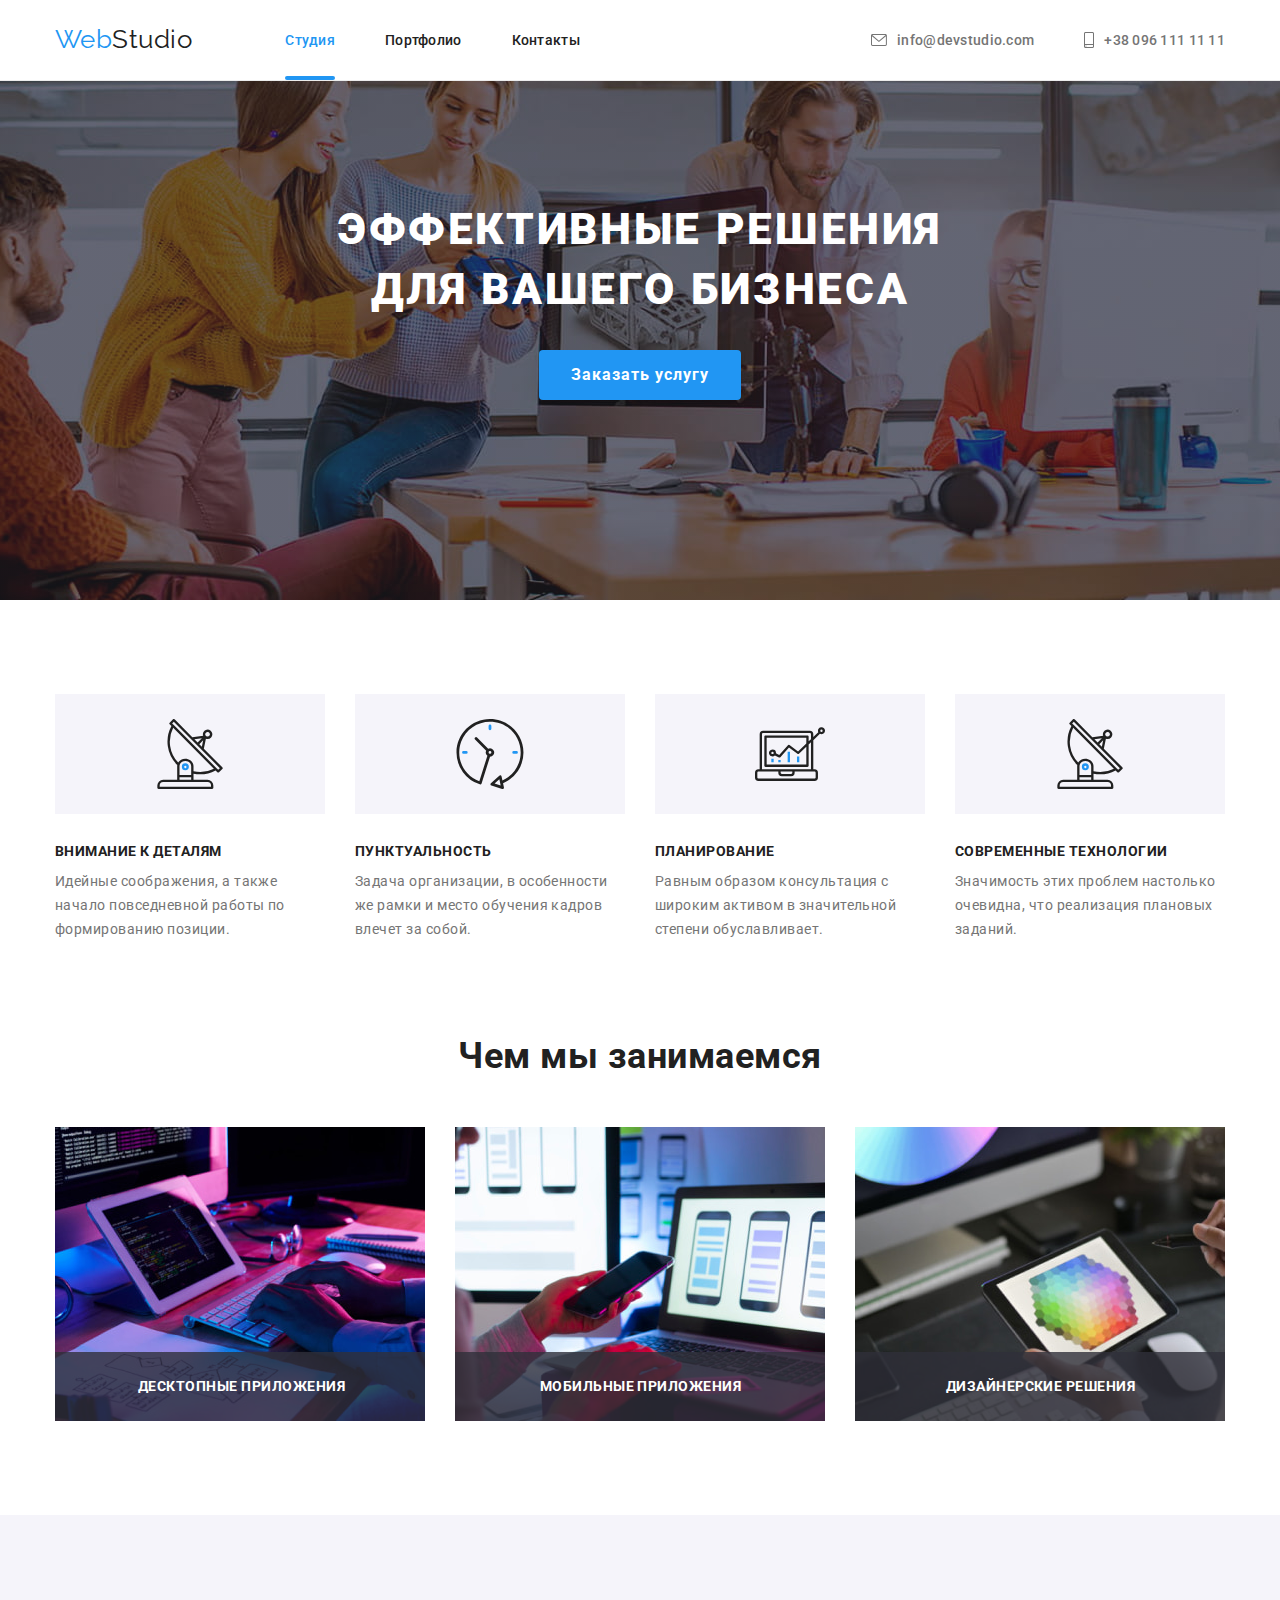
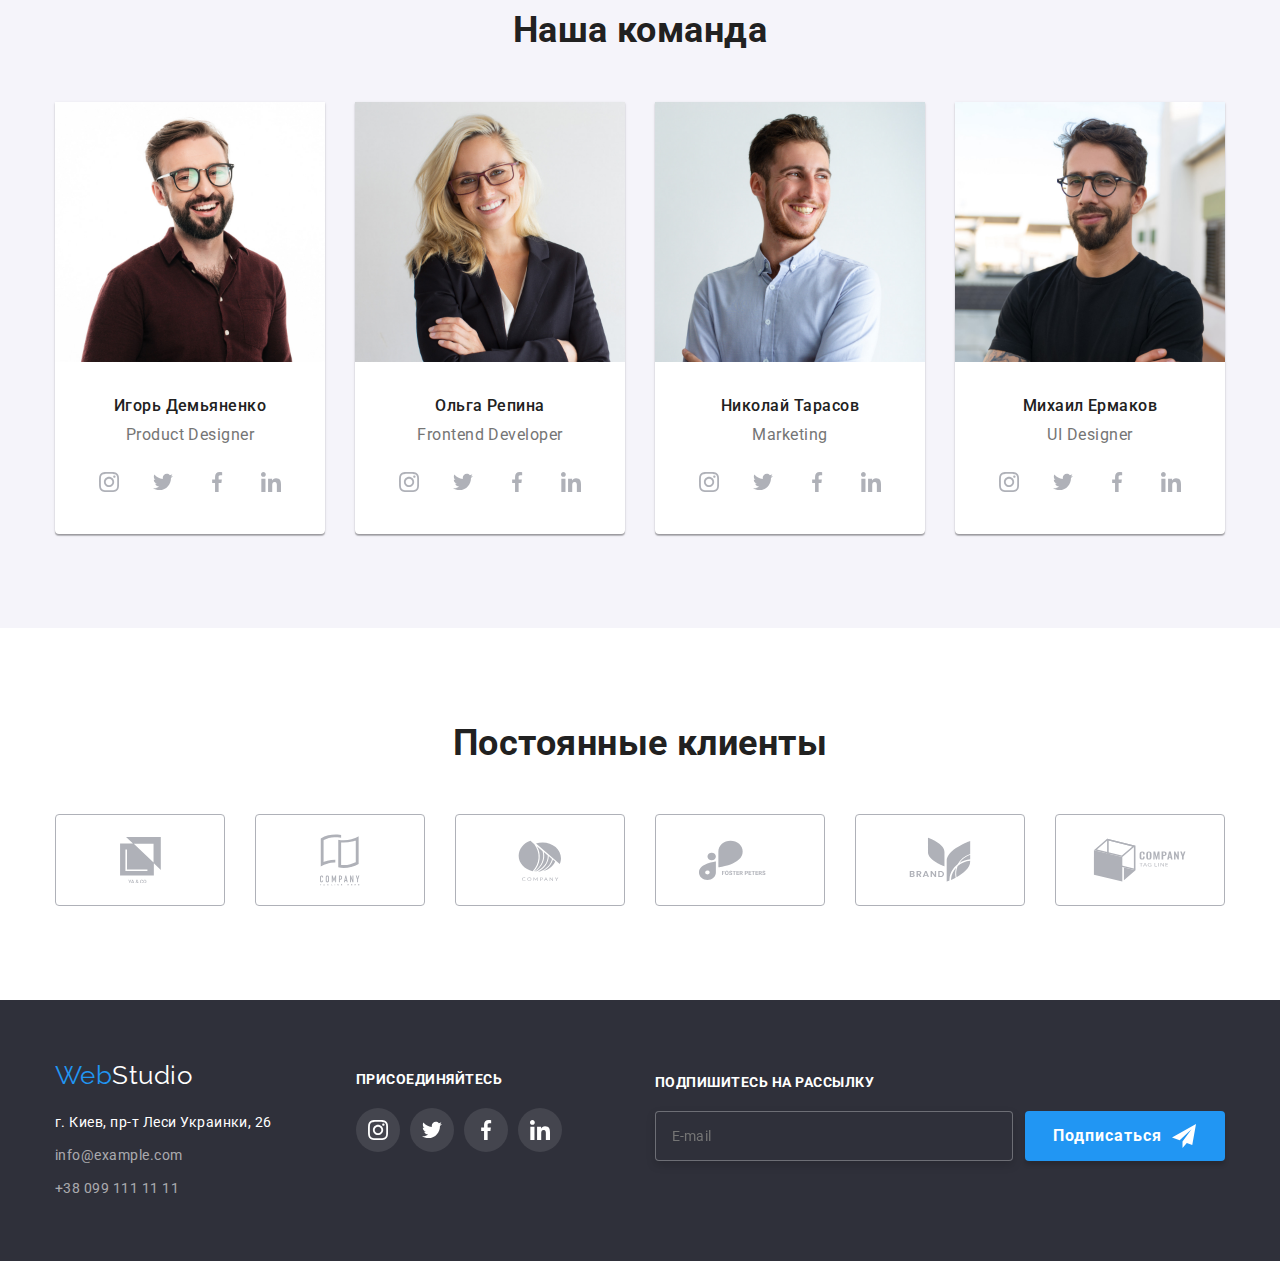
<file: index.html>
<!DOCTYPE html>
<html lang="ru">
  <head>
    <meta charset="UTF-8" />
    <meta http-equiv="X-UA-Compatible" content="IE=edge" />
    <meta name="viewport" content="width=device-width, initial-scale=1.0" />
    <title>Document</title>
    <link rel="preconnect" href="https://fonts.googleapis.com" />
    <link rel="preconnect" href="https://fonts.gstatic.com" crossorigin />
    <link
      href="https://fonts.googleapis.com/css2?family=Raleway:wght@700&family=Roboto:wght@400;500;700;900&display=swap"
      rel="stylesheet"
    />
    <link
      rel="stylesheet"
      href="https://cdnjs.cloudflare.com/ajax/libs/modern-normalize/1.1.0/modern-normalize.min.css"
    />
    <link rel="stylesheet" href="./css/main.min.css" />
  </head>
  <body class="page">
    <!--Шапка сайта-->

    <header class="page-header">
      <div class="container container__nav">
        <nav class="main-nav">
          <a href="./index.html" lang="en" class="logo page-header__logo"
            ><span class="logo__accent">Web</span>Studio</a
          >
          <ul class="site-nav">
            <li class="site-nav__item">
              <a href="./index.html" class="site-nav__link site-nav__link--active">Студия</a>
            </li>
            <li class="site-nav__item">
              <a href="./portfolio.html" class="site-nav__link">Портфолио</a>
            </li>
            <li class="site-nav__item"><a href="" class="site-nav__link">Контакты</a></li>
          </ul>
        </nav>
        <ul class="auth-nav">
          <li class="auth-nav__item">
            <a href="mailto:info@devstudio.com" class="auth-nav__link">
              <svg class="auth-nav__icon" width="16px" height="12px">
                <use href="./images/icons.svg#icon-envelope"></use></svg>
                info@devstudio.com</a>
          </li>
          <li class="auth-nav__item">
            <a href="tel:+380961111111" class="auth-nav__link">
              <svg class="auth-nav__icon" width="10px" height="16px">
                <use href="./images/icons.svg#icon-smartphone"></use></svg>
                +38 096 111 11 11</a>
          </li>
        </ul>
      </div>
    </header>
    <main>
      <!--Секция заказать услугу-->
      <section class="hero">
        <div class="container">
          <h1 class="hero__title">
            Эффективные решения <br />
            для вашего бизнеса
          </h1>
          <button data-modal-open type="button" class="hero__button">
            Заказать услугу
          </button>
        </div>
        <div class="backdrop backdrop--hidden" data-modal>
          <div class="modal">
            <button data-modal-close type="button" class="modal__button">
              <svg class="modal__icon">
                <use href="./images/vector.svg#icon-Vector"></use>
              </svg>
            </button>
            <form class="form js-speaker-form">
              <b class="form__title">Оставьте свои данные, мы вам перезвоним</b>
              <label class="form__field">
                <span class="form__lable">Имя</span>
                <input class="form__input" type="text" name="name" />
                <svg class="form__icon" width="12px" height="12px">
                  <use href="./images/icon-forms.svg#icon-name"></use>
                </svg>
              </label>
              <label class="form__field">
                <span class="form__lable">Телефон</span>
                <input class="form__input" type="tel" name="tel" />
                <svg class="form__icon" width="13px" height="13px">
                  <use href="./images/icon-forms.svg#icon-phone"></use>
                </svg>
              </label>
              <label class="form__field">
                <span class="form__lable">Почта</span>
                <input class="form__input" type="email" name="mail" />
                <svg class="form__icon" width="15px" height="12px">
                  <use href="./images/icon-forms.svg#icon-mail"></use>
                </svg>
              </label>
              <label class="form__comments">
                <span class="form__lable">Комментарий</span>
                <textarea
                  class="form__textarea"
                  name="comment"
                  placeholder="Введите текст"
                ></textarea>
              </label>
              <label class="agreement">
                <input
                  class="agreement__input"
                  type="checkbox"
                  name="agree"
                />
                <svg class="agreement__icon" width="15px" height="15px">
                  <use href="./images/icon-forms.svg#icon-agree"></use>
                </svg>
                <span class="agreement__label"
                  >Соглашаюсь с рассылкой и принимаю <a href="" class="agreement__link">Условия договора</a></span>
              </label>
              <button class="form__button" type="submit">Отправить</button>
            </form>
          </div>

          <!-- <div role="group" class="group">
            <input type="checkbox" name="topic" value="html" id="html"/>
            <label for="html">HTML</label>

            <input type="checkbox" name="topic" value="css" id="css"/>
            <label for="css">CSS</label>

            <input type="checkbox" name="topic" value="js" id="js">
            <label for="js">JS</label>
          </div>

          <div role="group">
          <input type="radio" name="grade" value="junior" id="junior">
          <label for="junior">Junior</label>

          <input type="radio" name="grade" value="middle" id="middle">
          <label for="middle">Middle</label>

          <input type="radio" name="grade" value="senior" id="senior">
          <label for="senior">Senior</label>
        </div>

        <label for="pdf">Загрузить файл</label>
        <input type="file" name="pdf" id="pdf"> -->
        </div>
      </section>
      <!--Секция наши преимущества-->
      <section class="section section-features">
        <div class="container">
          <h2 class="section-features__title">Наши преимущества</h2>
          <ul class="features">
            <li class="features__item icon-dish">
              <h3 class="features__title">Внимание к деталям</h3>
              <p class="features__text">
                Идейные соображения, а также начало повседневной работы по
                формированию позиции.
              </p>
            </li>
            <li class="features__item features__item--icon-clock">
              <h3 class="features__title">Пунктуальность</h3>
              <p class="features__text">
                Задача организации, в особенности же рамки и место обучения
                кадров влечет за собой.
              </p>
            </li>
            <li class="features__item features__item--icon-diagram">
              <h3 class="features__title">Планирование</h3>
              <p class="features__text">
                Равным образом консультация с широким активом в значительной
                степени обуславливает.
              </p>
            </li>
            <li class="features__item features__item--icon-astronaut">
              <h3 class="features__title">Современные технологии</h3>
              <p class="features__text">
                Значимость этих проблем настолько очевидна, что реализация
                плановых заданий.
              </p>
            </li>
          </ul>
        </div>
      </section>
      <!--Секция чем мы занимаемся-->
      <section class="section">
        <div class="container">
          <h2 class="section__title">Чем мы занимаемся</h2>
          <ul class="work">
            <li class="work__item">
              <h3 class="work__title">Десктопные приложения</h3>
              <img
                class="work__image"
                src="./images/img11.jpg"
                alt="пальцы рук печатают на клавиатуре"
                width="370"
                height="294"
              />
            </li>
            <li class="work__item">
              <p class="work__title">Мобильные приложения</p>
              <img
                class="work__image"
                src="./images/img12.jpg"
                alt="в левой руке телефон, пальцами правой руки водит по тачпаду макбука"
                width="370"
                height="294"
              />
            </li>
            <li class="work__item">
              <h3 class="work__title">Дизайнерские решения</h3>
              <img
                class="work__image"
                src="./images/img13.jpg"
                alt="в левой руке планшет, на экране которого электронная цветовая палитра"
                width="370"
                height="294"
              />
            </li>
          </ul>
        </div>
      </section>
      <!--Секция наша команда-->
      <section class="section section__team">
        <div class="container">
          <h2 class="section__title">Наша команда</h2>
          <ul class="team-card">
            <li class="team-card__item">
              <img
                class="team-card__image"
                src="./images/igor.jpg"
                alt="улыбающийся молодой русый мужчина с бородой в очках"
                width="270"
                height="260"
              />
              <div class="team-card__description">
                <h3 class="team-card__title">Игорь Демьяненко</h3>
                <p class="team-card__position">Product Designer</p>
                <ul class="social">
                  <li class="social__item">
                    <a class="social__link" href="">
                      <svg class="social__icon">
                        <use href="./images/icons.svg#icon-instagram"></use>
                      </svg>
                    </a>
                  </li>
                  <li class="social__item">
                    <a class="social__link" href="">
                      <svg class="social__icon">
                        <use href="./images/icons.svg#icon-twitter"></use>
                      </svg>
                    </a>
                  </li>
                  <li class="social__item">
                    <a class="social__link" href="">
                      <svg class="social__icon">
                        <use href="./images/icons.svg#icon-facebook"></use>
                      </svg>
                    </a>
                  </li>
                  <li class="social__item">
                    <a class="social__link" href="">
                      <svg class="social__icon">
                        <use href="./images/icons.svg#icon-linkedin"></use>
                      </svg>
                    </a>
                  </li>
                </ul>
              </div>
            </li>
            <li class="team-card__item">
              <img
                class="team-card__image"
                src="./images/olya.jpg"
                alt="улыбающаяся молодая девушка блондинка в очках с веснушками"
                width="270"
                height="260"
              />
              <div class="team-card__description">
                <h3 class="team-card__title">Ольга Репина</h3>
                <p class="team-card__position">Frontend Developer</p>
                <ul class="social">
                  <li class="social__item">
                    <a class="social__link" href="">
                      <svg class="social__icon">
                        <use href="./images/icons.svg#icon-instagram"></use>
                      </svg>
                    </a>
                  </li>
                  <li class="social__item">
                    <a class="social__link" href="">
                      <svg class="social__icon">
                        <use href="./images/icons.svg#icon-twitter"></use>
                      </svg>
                    </a>
                  </li>
                  <li class="social__item">
                    <a class="social__link" href="">
                      <svg class="social__icon">
                        <use href="./images/icons.svg#icon-facebook"></use>
                      </svg>
                    </a>
                  </li>
                  <li class="social__item">
                    <a class="social__link" href="">
                      <svg class="social__icon">
                        <use href="./images/icons.svg#icon-linkedin"></use>
                      </svg>
                    </a>
                  </li>
                </ul>
              </div>
            </li>
            <li class="team-card__item">
              <img
                class="team-card__image"
                src="./images/kolya.jpg"
                alt="улыбающийся молодой рыжий мужчина с бородкой"
                width="270"
                height="260"
              />
              <div class="team-card__description">
                <h3 class="team-card__title">Николай Тарасов</h3>
                <p class="team-card__position">Marketing</p>
                <ul class="social">
                  <li class="social__item">
                    <a class="social__link" href="">
                      <svg class="social__icon">
                        <use href="./images/icons.svg#icon-instagram"></use>
                      </svg>
                    </a>
                  </li>
                  <li class="social__item">
                    <a class="social__link" href="">
                      <svg class="social__icon">
                        <use href="./images/icons.svg#icon-twitter"></use>
                      </svg>
                    </a>
                  </li>
                  <li class="social__item">
                    <a class="social__link" href="">
                      <svg class="social__icon">
                        <use href="./images/icons.svg#icon-facebook"></use>
                      </svg>
                    </a>
                  </li>
                  <li class="social__item">
                    <a class="social__link" href="">
                      <svg class="social__icon">
                        <use href="./images/icons.svg#icon-linkedin"></use>
                      </svg>
                    </a>
                  </li>
                </ul>
              </div>
            </li>
            <li class="team-card__item">
              <img
                class="team-card__image"
                src="./images/misha.jpg"
                alt="молодой мужчина брюнет в очках"
                width="270"
                height="260"
              />
              <div class="team-card__description">
                <h3 class="team-card__title">Михаил Ермаков</h3>
                <p class="team-card__position">UI Designer</p>
                <ul class="social">
                  <li class="social__item">
                    <a class="social__link" href="">
                      <svg class="social__icon">
                        <use href="./images/icons.svg#icon-instagram"></use>
                      </svg>
                    </a>
                  </li>
                  <li class="social__item">
                    <a class="social__link" href="">
                      <svg class="social__icon">
                        <use href="./images/icons.svg#icon-twitter"></use>
                      </svg>
                    </a>
                  </li>
                  <li class="social__item">
                    <a class="social__link" href="">
                      <svg class="social__icon">
                        <use href="./images/icons.svg#icon-facebook"></use>
                      </svg>
                    </a>
                  </li>
                  <li class="social__item">
                    <a class="social__link" href="">
                      <svg class="social__icon">
                        <use href="./images/icons.svg#icon-linkedin"></use>
                      </svg>
                    </a>
                  </li>
                </ul>
              </div>
            </li>
          </ul>
        </div>
      </section>
      <!-- Секция Постоянные клиенты -->
      <section class="section">
        <div class="container">
          <h2 class="section__title">Постоянные клиенты</h2>
          <ul class="clients">
            <li class="clients__item">
              <a class="clients__link" href="">
                <svg class="clients__icon" width="41px" height="46.7px">
                  <use href="./images/icons.svg#icon-yaco"></use>
                </svg>
              </a>
            </li>
            <li class="clients__item">
              <a class="clients__link" href="">
                <svg class="clients__icon" width="40px" height="52px">
                  <use href="./images/icons.svg#icon-company"></use>
                </svg>
              </a>
            </li>
            <li class="clients__item">
              <a class="clients__link" href="">
                <svg class="clients__icon" width="43.46px" height="41.18px">
                  <use href="./images/icons.svg#icon-company2"></use>
                </svg>
              </a>
            </li>
            <li class="clients__item">
              <a class="clients__link" href="">
                <svg class="clients__icon" width="84.44px" height="40.62px">
                  <use href="./images/icons.svg#icon-foster"></use>
                </svg>
              </a>
            </li>
            <li class="clients__item">
              <a class="clients__link" href="">
                <svg class="clients__icon" width="62.54px" height="45.43px">
                  <use href="./images/icons.svg#icon-brand"></use>
                </svg>
              </a>
            </li>
            <li class="clients__item">
              <a class="clients__link" href="">
                <svg class="clients__icon" width="93.79px" height="43.93px">
                  <use href="./images/icons.svg#icon-tagline"></use>
                </svg>
              </a>
            </li>
          </ul>
        </div>
      </section>
    </main>
    <!--Футер-->
    <footer class="footer">
      <div class="container">
        <div class="footer__info">
          <div class="footer__contacts">
            <a href="./index.html" lang="en" class="logo footer__logo"
              ><span class="logo__accent">Web</span>Studio</a
            >
            <address class="footer-adress">
              <span class="footer-adress__postal">г. Киев, пр-т Леси Украинки, 26</span>
              <a href="mailto:info@example.com" class="footer-adress__email"
                >info@example.com</a
              >
              <a href="tel:+380991111111" class="footer-adress__tel">+38 099 111 11 11</a>
            </address>
          </div>
          <div class="footer-media">
            <b class="footer-media__title">Присоединяйтесь</b>
            <ul class="social footer-social">
              <li class="social__item footer-social__item">
                <a class="social__link footer-social__link" href="">
                  <svg class="social__icon footer-social__icon">
                    <use href="./images/icons.svg#icon-instagram"></use>
                  </svg>
                </a>
              </li>
              <li class="social__item footer-social__item">
                <a class="social__link footer-social__link" href="">
                  <svg class="social__icon footer-social__icon">
                    <use href="./images/icons.svg#icon-twitter"></use>
                  </svg>
                </a>
              </li>
              <li class="social__item footer-social__item">
                <a class="social__link footer-social__link" href="">
                  <svg class="social__icon footer-social__icon">
                    <use href="./images/icons.svg#icon-facebook"></use>
                  </svg>
                </a>
              </li>
              <li class="social__item footer-social__item">
                <a class="social__link footer-social__link footer-social__link--append" href="">
                  <svg class="social__icon footer-social__icon">
                    <use href="./images/icons.svg#icon-linkedin"></use>
                  </svg>
                </a>
              </li>
            </ul>
          </div>
          <form class="footer-form">
            <label class="footer-form__block">
              <b class="footer-form__caption">Подпишитесь на рассылку</b>
              <input
                class="footer-form__input"
                type="email"
                name="mail"
                id="mail"
                placeholder="E-mail"
              />
            </label>
            <button class="footer-form__button" type="submit">Подписаться
              <svg class="footer-form__icon" width="24px" height="24px">
                <use href="./images/icon-forms.svg#icon-icon-send"></use>
              </svg>
            </button>
          </form>
        </div>
      </div>
    </footer>
    <script src="./js/modal.js"></script>
    <script>
      (() => {
        document
          .querySelector('.js-speaker-form')
          .addEventListener('submit', e => {
            e.preventDefault();

            new FormData(e.currentTarget).forEach((value, name) =>
              console.log(`${name}: ${value}`),
            );

            e.currentTarget.reset(); 
          });
      })();
    </script>
  </body>
</html>
</file>
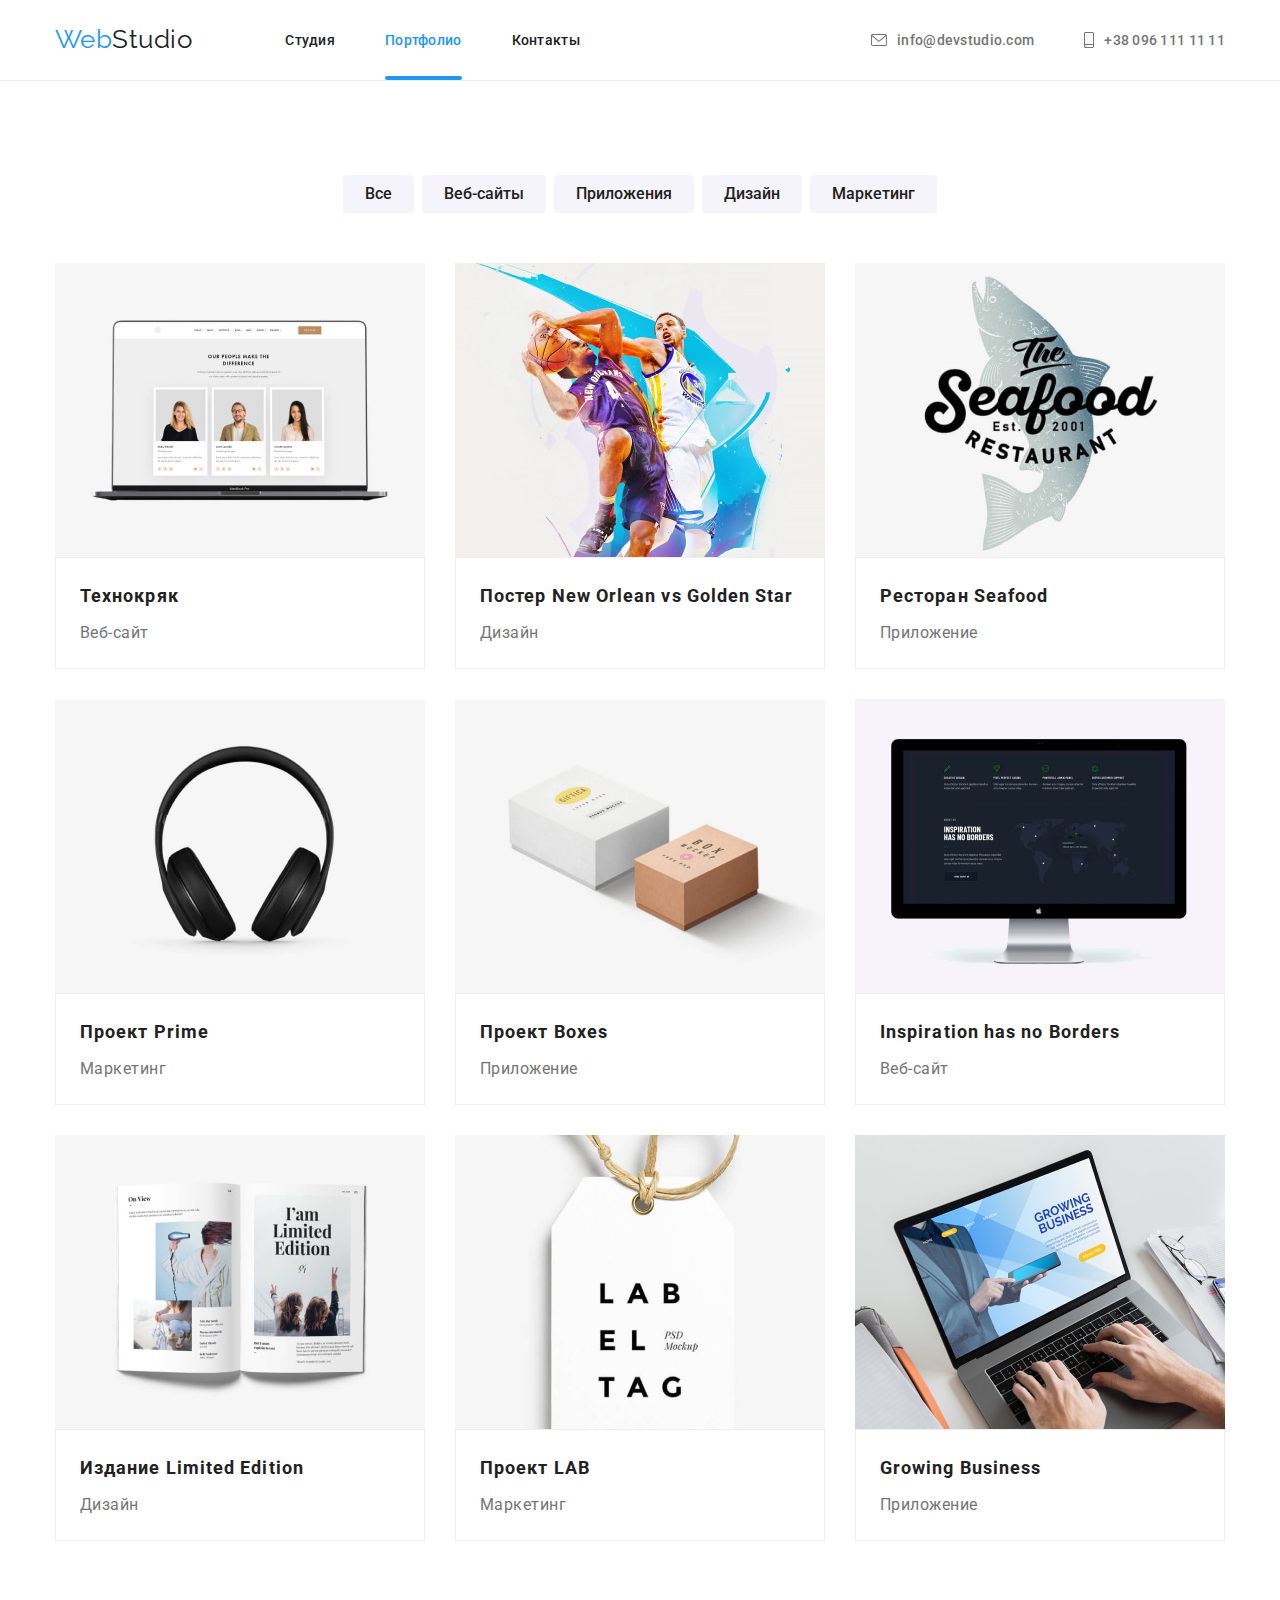
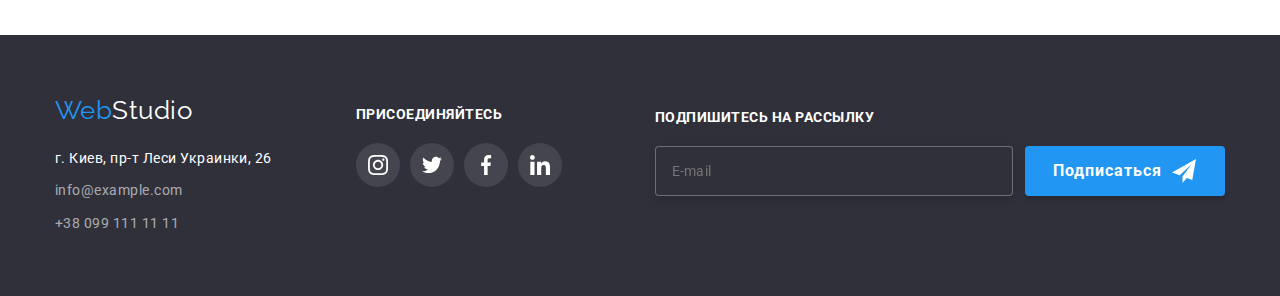
<file: portfolio.html>
<!DOCTYPE html>
<html lang="en">
  <head>
    <meta charset="UTF-8" />
    <meta http-equiv="X-UA-Compatible" content="IE=edge" />
    <meta name="viewport" content="width=device-width, initial-scale=1.0" />
    <title>Document</title>
    <link rel="preconnect" href="https://fonts.googleapis.com" />
    <link rel="preconnect" href="https://fonts.gstatic.com" crossorigin />
    <link
      href="https://fonts.googleapis.com/css2?family=Raleway:wght@700&family=Roboto:wght@400;500;700;900&display=swap"
      rel="stylesheet"
    />
    <link
      rel="stylesheet"
      href="https://cdnjs.cloudflare.com/ajax/libs/modern-normalize/1.1.0/modern-normalize.min.css"
    />
    <link rel="stylesheet" href="./css/portfolio.min.css">
  </head>
  <body class="page">
    <!--Шапка сайта-->
    <header class="page-header">
      <div class="container container__nav">
        <nav class="main-nav">
          <a href="./index.html" lang="en" class="logo page-header__logo"
            ><span class="logo__accent">Web</span>Studio</a
          >
          <ul class="site-nav">
            <li class="site-nav__item">
              <a href="./index.html" class="site-nav__link">Студия</a>
            </li>
            <li class="site-nav__item">
              <a href="./portfolio.html" class="site-nav__link site-nav__link--active">Портфолио</a>
            </li>
            <li class="site-nav__item"><a href="" class="site-nav__link">Контакты</a></li>
          </ul>
        </nav>
        <ul class="auth-nav">
          <li class="auth-nav__item">
            <a href="mailto:info@devstudio.com" class="auth-nav__link">
              <svg class="auth-nav__icon" width="16px" height="12px">
                <use href="./images/icons.svg#icon-envelope"></use></svg>
                info@devstudio.com</a>
          </li>
          <li class="auth-nav__item">
            <a href="tel:+380961111111" class="auth-nav__link">
              <svg class="auth-nav__icon" width="10px" height="16px">
                <use href="./images/icons.svg#icon-smartphone"></use></svg>
                +38 096 111 11 11</a>
          </li>
        </ul>
      </div>
    </header>
    <main>
      <!--Секция портфолио-->
      <section class="section">
        <div class="container">
          <h1 class="portfolio-title">Портфолио</h1>
          <ul class="fields">
            <li class="fields__item">
              <button type="button" class="fields__button">Все</button>
            </li>
            <li class="fields__item">
              <button type="button" class="fields__button">Веб-сайты</button>
            </li>
            <li class="fields__item">
              <button type="button" class="fields__button">Приложения</button>
            </li>
            <li class="fields__item">
              <button type="button" class="fields__button">Дизайн</button>
            </li>
            <li class="fields__item">
              <button type="button" class="fields__button">Маркетинг</button>
            </li>
          </ul>
          <ul class="project-list">
            <li class="project-list__item">
              <a class="project-list__link" href="">
                <div class="project-overlay">
                  <img
                    class="project-list__image"
                    src="./images/img1.jpg"
                    alt="часть команды: две девушки и мужчина на отдельных фотокарточках с именами и должностями"
                    width="370"
                    height="294"
                  />
                  <p class="project-overlay__text">
                    Технокряк это современная площадка распространения
                    коронавируса. Компании используют эту платформу для
                    цифрового шпионажа и атак на защищённые сервера конкурентов.
                  </p>
                </div>
                <div class="project-list__description">
                  <h2 class="project-list__title">Технокряк</h2>
                  <p class="project-list__text">Веб-сайт</p>
                </div>
              </a>
            </li>
            <li class="project-list__item">
              <a class="project-list__link" href="">
                <div class="project-overlay">
                  <img
                    class="project-list__image"
                    src="./images/img2.jpg"
                    alt="два баскетболиста борются в воздухе за мяч"
                    width="370"
                    height="294"
                  />
                  <p class="project-overlay__text">
                    Технокряк это современная площадка распространения
                    коронавируса. Компании используют эту платформу для
                    цифрового шпионажа и атак на защищённые сервера конкурентов.
                  </p>
                </div>
                <div class="project-list__description">
                  <h2 class="project-list__title">Постер New Orlean vs Golden Star</h2>
                  <p class="project-list__text">Дизайн</p>
                </div>
              </a>
            </li>
            <li class="project-list__item">
              <a class="project-list__link" href="">
                <div class="project-overlay">
                  <img
                    class="project-list__image"
                    src="./images/img3.jpg"
                    alt="Надпись The Seafood restautant с рыбой на фоне"
                    width="370"
                    height="294"
                  />
                  <p class="project-overlay__text">
                    Технокряк это современная площадка распространения
                    коронавируса. Компании используют эту платформу для
                    цифрового шпионажа и атак на защищённые сервера конкурентов.
                  </p>
                </div>
                <div class="project-list__description">
                  <h2 class="project-list__title">Ресторан Seafood</h2>
                  <p class="project-list__text">Приложение</p>
                </div>
              </a>
            </li>
            <li class="project-list__item">
              <a class="project-list__link" href="">
                <div class="project-overlay">
                  <p class="project-overlay__text">
                    Технокряк это современная площадка распространения
                    коронавируса. Компании используют эту платформу для
                    цифрового шпионажа и атак на защищённые сервера конкурентов.
                  </p>
                  <img
                    class="project-list__image"
                    src="./images/img4.jpg"
                    alt="большие черные наушники"
                    width="370"
                    height="294"
                  />
                </div>
                <div class="project-list__description">
                  <h2 class="project-list__title">Проект Prime</h2>
                  <p class="project-list__text">Маркетинг</p>
                </div>
              </a>
            </li>
            <li class="project-list__item">
              <a class="project-list__link" href="">
                <div class="project-overlay">
                  <img
                    class="project-list__image"
                    src="./images/img5.jpg"
                    alt="одна белая коробочка побольше и одна поменьше под цвет дерева"
                    width="370"
                    height="294"
                  />
                  <p class="project-overlay__text">
                    Технокряк это современная площадка распространения
                    коронавируса. Компании используют эту платформу для
                    цифрового шпионажа и атак на защищённые сервера конкурентов.
                  </p>
                </div>
                <div class="project-list__description">
                  <h2 class="project-list__title">Проект Boxes</h2>
                  <p class="project-list__text">Приложение</p>
                </div>
              </a>
            </li>
            <li class="project-list__item">
              <a class="project-list__link" href="">
                <div class="project-overlay">
                  <img
                    class="project-list__image"
                    src="./images/img6.jpg"
                    alt="компьютерный моноблок"
                    width="370"
                    height="294"
                  />
                  <p class="project-overlay__text">
                    Технокряк это современная площадка распространения
                    коронавируса. Компании используют эту платформу для
                    цифрового шпионажа и атак на защищённые сервера конкурентов.
                  </p>
                </div>
                <div class="project-list__description">
                  <h2 lang="en" class="project-list__title">Inspiration has no Borders</h2>
                  <p class="project-list__text">Веб-сайт</p>
                </div>
              </a>
            </li>
            <li class="project-list__item">
              <a class="project-list__link" href="">
                <div class="project-overlay">
                  <img
                    class="project-list__image"
                    src="./images/img7.jpg"
                    alt="Открытый фотожурнал"
                    width="370"
                    height="294"
                  />
                  <p class="project-overlay__text">
                    Технокряк это современная площадка распространения
                    коронавируса. Компании используют эту платформу для
                    цифрового шпионажа и атак на защищённые сервера конкурентов.
                  </p>
                </div>
                <div class="project-list__description">
                  <h2 class="project-list__title">Издание Limited Edition</h2>
                  <p class="project-list__text">Дизайн</p>
                </div>
              </a>
            </li>
            <li class="project-list__item">
              <a class="project-list__link" href="">
                <div class="project-overlay">
                  <img
                    class="project-list__image"
                    src="./images/img8.jpg"
                    alt="этикетка для одежды"
                    width="370"
                    height="294"
                  />
                  <p class="project-overlay__text">
                    Технокряк это современная площадка распространения
                    коронавируса. Компании используют эту платформу для
                    цифрового шпионажа и атак на защищённые сервера конкурентов.
                  </p>
                </div>
                <div class="project-list__description">
                  <h2 class="project-list__title">Проект LAB</h2>
                  <p class="project-list__text">Маркетинг</p>
                </div>
              </a>
            </li>
            <li class="project-list__item">
              <a class="project-list__link" href="">
                <div class="project-overlay">
                  <img
                    class="project-list__image"
                    src="./images/img9.jpg"
                    alt="пальцы рук печатают по клавиатуре macbook"
                    width="370"
                    height="294"
                  />
                  <p class="project-overlay__text">
                    Технокряк это современная площадка распространения
                    коронавируса. Компании используют эту платформу для
                    цифрового шпионажа и атак на защищённые сервера конкурентов.
                  </p>
                </div>
                <div class="project-list__description">
                  <h2 lang="en" class="project-list__title">Growing Business</h2>
                  <p class="project-list__text">Приложение</p>
                </div>
              </a>
            </li>
          </ul>
        </div>
      </section>
    </main>
    <!--Футер-->
    <footer class="footer">
      <div class="container">
        <div class="footer__info">
          <div class="footer__contacts">
            <a href="./index.html" lang="en" class="logo footer__logo"
              ><span class="logo__accent">Web</span>Studio</a
            >
            <address class="footer-adress">
              <span class="footer-adress__postal">г. Киев, пр-т Леси Украинки, 26</span>
              <a href="mailto:info@example.com" class="footer-adress__email"
                >info@example.com</a
              >
              <a href="tel:+380991111111" class="footer-adress__tel">+38 099 111 11 11</a>
            </address>
          </div>
          <div class="footer-media">
            <b class="footer-media__title">Присоединяйтесь</b>
            <ul class="social footer-social">
              <li class="social__item footer-social__item">
                <a class="social__link footer-social__link" href="">
                  <svg class="social__icon footer-social__icon">
                    <use href="./images/icons.svg#icon-instagram"></use>
                  </svg>
                </a>
              </li>
              <li class="social__item footer-social__item">
                <a class="social__link footer-social__link" href="">
                  <svg class="social__icon footer-social__icon">
                    <use href="./images/icons.svg#icon-twitter"></use>
                  </svg>
                </a>
              </li>
              <li class="social__item footer-social__item">
                <a class="social__link footer-social__link" href="">
                  <svg class="social__icon footer-social__icon">
                    <use href="./images/icons.svg#icon-facebook"></use>
                  </svg>
                </a>
              </li>
              <li class="social__item footer-social__item">
                <a class="social__link footer-social__link footer-social__link--append" href="">
                  <svg class="social__icon footer-social__icon">
                    <use href="./images/icons.svg#icon-linkedin"></use>
                  </svg>
                </a>
              </li>
            </ul>
          </div>
          <form class="footer-form">
            <label class="footer-form__block">
              <b class="footer-form__caption">Подпишитесь на рассылку</b>
              <input
                class="footer-form__input"
                type="email"
                name="mail"
                id="mail"
                placeholder="E-mail"
              />
            </label>
            <button class="footer-form__button" type="submit">Подписаться
              <svg class="footer-form__icon" width="24px" height="24px">
                <use href="./images/icon-forms.svg#icon-icon-send"></use>
              </svg>
            </button>
          </form>
        </div>
      </div>
    </footer>
    <script>
      const { height: pageHeaderHeight } = document
        .querySelector('.page-header')
        .getBoundingClientRect();

      document.body.style.paddingTop = `${pageHeaderHeight}px`;
    </script>
  </body>
</html>
</file>
<file: css/main.min.css>
html{-webkit-box-sizing:border-box;box-sizing:border-box}*,*::before,*::after{-webkit-box-sizing:inherit;box-sizing:inherit}.page{background-color:#fff;color:#757575;font-family:Roboto,sans-serif;letter-spacing:0.03em}ul{list-style:none;padding:0;margin:0}.container{width:1200px;margin:0 auto;padding-left:15px;padding-right:15px}.section{padding-top:94px;padding-bottom:94px}.section__title{color:#212121;margin-top:0;margin-bottom:50px;font-size:36px;line-height:1.17;text-align:center}.image{display:block}.hero__button,.form__button,.footer-form__button{color:#fff;background-color:#2196f3;cursor:pointer;font-family:inherit;display:-webkit-inline-box;display:-ms-inline-flexbox;display:inline-flex;-webkit-box-align:center;-ms-flex-align:center;align-items:center;text-align:center;border:0}.social,.footer-social{display:-webkit-box;display:-ms-flexbox;display:flex;-webkit-box-pack:justify;-ms-flex-pack:justify;justify-content:space-between;-webkit-box-align:center;-ms-flex-align:center;align-items:center;list-style:none;padding:0;margin:0}.social__link,.footer-social__link{display:block;border-radius:50%;width:44px;height:44px;text-align:center;padding:12px;color:#afb1b8;-webkit-transition:background-color 250ms cubic-bezier(0.4, 0, 0.2, 1);transition:background-color 250ms cubic-bezier(0.4, 0, 0.2, 1)}.logo{display:block;padding-top:24px;padding-bottom:25px;color:#212121;font-family:Raleway,sans-serif;font-size:26px;line-height:1.2;text-decoration:none}.logo__accent{color:#2196f3}.page-header{border-bottom:1px solid #ececec;position:fixed;width:100%;min-height:80px;top:0;left:0;z-index:3;background-color:#fff}.container__nav{display:-webkit-box;display:-ms-flexbox;display:flex;-webkit-box-align:center;-ms-flex-align:center;align-items:center;-webkit-box-pack:justify;-ms-flex-pack:justify;justify-content:space-between}.container__nav .main-nav{display:-webkit-box;display:-ms-flexbox;display:flex;-webkit-box-align:center;-ms-flex-align:center;align-items:center}.site-nav{display:-webkit-box;display:-ms-flexbox;display:flex;margin-left:93px}.site-nav__item:not(:last-child){margin-right:50px}.site-nav__link{color:#212121;display:block;font-weight:500;font-size:14px;line-height:1.15;letter-spacing:0.02em;text-decoration:none;padding-top:32px;padding-bottom:32px;-webkit-transition:color 250ms cubic-bezier(0.4, 0, 0.2, 1);transition:color 250ms cubic-bezier(0.4, 0, 0.2, 1)}.site-nav__link:hover,.site-nav__link:focus{color:#2196f3;outline:none}.site-nav__link--active{-webkit-transition:color 250ms cubic-bezier(0.4, 0, 0.2, 1);transition:color 250ms cubic-bezier(0.4, 0, 0.2, 1);color:#2196f3}.site-nav__link::after{content:'';display:block;position:absolute;bottom:0;left:0;border-radius:2px;min-height:4px;min-width:100%;background-color:#2196f3;-webkit-transform:scaleX(0);transform:scaleX(0);-webkit-transition:-webkit-transform 500ms cubic-bezier(0.4, 0, 0.2, 1);transition:-webkit-transform 500ms cubic-bezier(0.4, 0, 0.2, 1);transition:transform 500ms cubic-bezier(0.4, 0, 0.2, 1);transition:transform 500ms cubic-bezier(0.4, 0, 0.2, 1), -webkit-transform 500ms cubic-bezier(0.4, 0, 0.2, 1)}.site-nav__link--active::after{-webkit-transform:scaleX(1);transform:scaleX(1)}.site-nav__link:hover::after,.site-nav__link:focus::after{-webkit-transform:scaleX(1);transform:scaleX(1);outline:none}.site-nav__item{position:relative}.auth-nav{display:-webkit-box;display:-ms-flexbox;display:flex}.auth-nav__item{margin-left:50px}.auth-nav__link{display:-webkit-box;display:-ms-flexbox;display:flex;color:#757575;margin-left:0;font-weight:500;font-size:14px;line-height:1.15;letter-spacing:0.02em;text-decoration:none;list-style:none;-webkit-box-align:center;-ms-flex-align:center;align-items:center;-webkit-transition:color 250ms cubic-bezier(0.4, 0, 0.2, 1);transition:color 250ms cubic-bezier(0.4, 0, 0.2, 1)}.auth-nav__link:hover,.auth-nav__link:focus{color:#2196f3;outline:none}.auth-nav__icon{margin-right:10px;fill:currentColor;margin-top:0;margin-bottom:0}.hero{background-color:#c4c4c4;background-image:-webkit-gradient(linear, left top, right top, from(rgba(47,48,58,0.4)), to(rgba(47,48,58,0.4))),url(../images/background.jpg);background-image:linear-gradient(to right, rgba(47,48,58,0.4), rgba(47,48,58,0.4)),url(../images/background.jpg);background-repeat:no-repeat;background-position:center;background-size:cover;height:600px;max-width:1600px;margin-right:auto;margin-left:auto;padding-top:200px;padding-bottom:200px;text-align:center}.hero__title{color:#fff;margin-top:0;margin-bottom:30px;font-weight:900;font-size:44px;line-height:1.36;text-align:center;letter-spacing:0.06em;text-transform:uppercase}.hero__button{font-weight:700;font-size:16px;line-height:1.87;letter-spacing:0.06em;padding:10px 32px;-webkit-box-shadow:0px 4px 4px rgba(0,0,0,0.15);box-shadow:0px 4px 4px rgba(0,0,0,0.15);border-radius:4px;-webkit-transition:background-color 250ms cubic-bezier(0.4, 0, 0.2, 1);transition:background-color 250ms cubic-bezier(0.4, 0, 0.2, 1)}.hero__button:hover,.hero__button:focus{background-color:#188ce8;outline:none}.backdrop{position:fixed;top:0;left:0;width:100%;height:100%;background-color:rgba(0,0,0,0.2);z-index:4;opacity:1;-webkit-transition:opacity 1000ms cubic-bezier(0.4, 0, 0.2, 1);transition:opacity 1000ms cubic-bezier(0.4, 0, 0.2, 1)}.backdrop--hidden{opacity:0;pointer-events:none}.backdrop--hidden .modal{-webkit-transform:translate(-50%, -50%) scale(0.9);transform:translate(-50%, -50%) scale(0.9)}.modal{position:absolute;top:50%;left:50%;padding:40px;-webkit-transform:translate(-50%, -50%) scale(1);transform:translate(-50%, -50%) scale(1);width:528px;height:581px;background-color:#fff;-webkit-transition:-webkit-transform 1000ms cubic-bezier(0.4, 0, 0.2, 1);transition:-webkit-transform 1000ms cubic-bezier(0.4, 0, 0.2, 1);transition:transform 1000ms cubic-bezier(0.4, 0, 0.2, 1);transition:transform 1000ms cubic-bezier(0.4, 0, 0.2, 1), -webkit-transform 1000ms cubic-bezier(0.4, 0, 0.2, 1)}.modal__button{position:absolute;top:8px;right:8px;display:-webkit-box;display:-ms-flexbox;display:flex;border-radius:50%;-webkit-box-align:center;-ms-flex-align:center;align-items:center;text-align:center;-webkit-box-pack:center;-ms-flex-pack:center;justify-content:center;cursor:pointer;padding-left:10px;padding-bottom:10px;padding-right:9px;padding-top:9px;width:30px;height:30px;background:#fff;border:1px solid rgba(0,0,0,0.1);color:#212121}.modal__icon{width:11px;height:11px;fill:currentColor}.modal__button:hover .modal__icon{color:#2196f3}.form{width:100%;height:100%;padding:0;color:#212121}.form__title{display:inline-block;margin-bottom:12px;margin-top:0;font-weight:700;font-size:20px;line-height:1.15;text-align:center;color:#212121}.form__field{position:relative;display:-webkit-box;display:-ms-flexbox;display:flex;margin-bottom:10px;-webkit-box-orient:vertical;-webkit-box-direction:normal;-ms-flex-direction:column;flex-direction:column;text-align:start}.form__comments{position:relative;display:-webkit-box;display:-ms-flexbox;display:flex;-webkit-box-orient:vertical;-webkit-box-direction:normal;-ms-flex-direction:column;flex-direction:column;text-align:start;margin-bottom:0}.form__lable{display:block;font-size:12px;line-height:1.17;letter-spacing:0.01em;color:#757575;margin-bottom:4px}.form__input{border:1px solid rgba(33,33,33,0.2);-webkit-box-sizing:border-box;box-sizing:border-box;border-radius:4px;width:448px;height:40px;padding:11px 12px;padding-left:42px;color:#212121;-webkit-transition:border cubic-bezier(0.4, 0, 0.2, 1) 250ms;transition:border cubic-bezier(0.4, 0, 0.2, 1) 250ms;font-size:12px;line-height:1.14}.form__input:hover,.form__input:focus{border:1px solid #2196f3;outline:none}.form__icon{display:inline-block;position:absolute;top:55%;left:15px;fill:currentColor}.form__field:hover .form__icon,.form__field:focus .form__icon{color:#2196f3;outline:none}.form__textarea{width:448px;height:120px;border:1px solid rgba(33,33,33,0.2);-webkit-box-sizing:border-box;box-sizing:border-box;border-radius:4px;resize:none;margin-bottom:20px;padding:12px 16px;-webkit-transition:border 250ms cubic-bezier(0.4, 0, 0.2, 1);transition:border 250ms cubic-bezier(0.4, 0, 0.2, 1);font-size:12px;line-height:1.14}.form__textarea:hover,.form__textarea:focus{border:1px solid #2196f3;outline:#2196f3}.form__textarea::-webkit-input-placeholder{font-size:12px;line-height:14px;letter-spacing:0.01em;color:rgba(117,117,117,0.5)}.form__textarea:-ms-input-placeholder{font-size:12px;line-height:14px;letter-spacing:0.01em;color:rgba(117,117,117,0.5)}.form__textarea::-ms-input-placeholder{font-size:12px;line-height:14px;letter-spacing:0.01em;color:rgba(117,117,117,0.5)}.form__textarea::placeholder{font-size:12px;line-height:14px;letter-spacing:0.01em;color:rgba(117,117,117,0.5)}.agreement{display:-webkit-box;display:-ms-flexbox;display:flex;-webkit-box-align:center;-ms-flex-align:center;align-items:center;text-align:center;-webkit-box-pack:center;-ms-flex-pack:center;justify-content:center;margin-bottom:30px;font-size:14px;line-height:1.71;letter-spacing:0.03em;color:#212121}.agreement__label{display:inline-block;color:#757575}.agreement__input{display:block;-webkit-box-sizing:border-box;box-sizing:border-box;width:15px;height:15px;position:absolute;width:1px;height:1px;margin:-1px;border:0;padding:0;clip:rect(0 0 0 0);overflow:hidden}.agreement__input:checked+.agreement__icon{background-color:#2196f3;background-image:url("../images/full-check.svg");background-size:contain;background-origin:border-box;border-color:#2196f3;fill:#2196f3}.agreement__icon{display:block;border-radius:4px;fill:currentColor;top:75.8%;left:51px;margin-right:8.4px}.agreement__link{text-decoration:none;-webkit-text-decoration-line:underline;text-decoration-line:underline;color:#2196f3}.agreement__link:visited{color:#2196f3}.form__button{display:block;margin:auto;padding-bottom:0;font-weight:700;font-size:16px;line-height:1.87;letter-spacing:0.06em;color:#fff;width:200px;height:50px;background:#2196f3;-webkit-box-shadow:0px 4px 4px rgba(0,0,0,0.15);box-shadow:0px 4px 4px rgba(0,0,0,0.15);border:0;border-radius:4px}.section-features{padding-bottom:0}.section-features__title{display:none}.features{display:-webkit-box;display:-ms-flexbox;display:flex;-webkit-box-pack:justify;-ms-flex-pack:justify;justify-content:space-between}.features__title{color:#212121;margin-top:30px;margin-bottom:10px;font-size:14px;line-height:1.14;text-transform:uppercase}.features__text{margin-top:0;margin-bottom:0;font-size:14px;line-height:1.7}.features__item::before{display:block;content:'';height:120px;width:270px;background-image:url(../images/antenna.svg);background-size:70px 70px;background-repeat:no-repeat;background-position:center;background-color:#f5f4fa}.features__item:not(:last-child){margin-right:30px}.features__item--icon-clock::before{background-image:url(../images/clock.svg)}.features__item--icon-diagram::before{background-image:url(../images/diagram.svg)}.features__item-astronaut::before{background-image:url(../images/astronaut.svg)}.work{display:-webkit-box;display:-ms-flexbox;display:flex;margin-top:0;-webkit-box-pack:center;-ms-flex-pack:center;justify-content:center}.work__title{position:absolute;bottom:0;margin:0;width:100%;padding:27px 82px 27px 83px;white-space:nowrap;color:#ffffff;font-style:normal;font-weight:700;font-size:14px;line-height:1.14;text-align:center;text-transform:uppercase;background:rgba(47,48,58,0.8)}.work__image{display:block;margin:0}.work__item{position:relative}.work__item:not(:last-child){margin-right:30px}.section__team{background-color:#f5f4fa}.team{background-color:#f5f4fa}.team-card{display:-webkit-box;display:-ms-flexbox;display:flex}.team-card__item{background-color:#fff;-webkit-box-shadow:0px 1px 3px rgba(0,0,0,0.12),0px 1px 1px rgba(0,0,0,0.14),0px 2px 1px rgba(0,0,0,0.2);box-shadow:0px 1px 3px rgba(0,0,0,0.12),0px 1px 1px rgba(0,0,0,0.14),0px 2px 1px rgba(0,0,0,0.2);border-radius:0px 0px 4px 4px;width:270px}.team-card__item:not(:last-child){margin-right:30px}.team-card__description{padding:30px 32px;margin:0}.team-card__title{color:#212121;margin-bottom:10px;margin-top:0;font-weight:500;font-size:16px;line-height:1.19;text-align:center}.team-card__position{font-size:16px;line-height:1.19;margin-top:0;margin-bottom:16px;text-align:center}.social__link{background-color:#fff;-webkit-transition:color 250ms cubic-bezier(0.4, 0, 0.2, 1),background-color 250ms cubic-bezier(0.4, 0, 0.2, 1);transition:color 250ms cubic-bezier(0.4, 0, 0.2, 1),background-color 250ms cubic-bezier(0.4, 0, 0.2, 1)}.social__link:not(:last-child){margin-right:10px}.social__link:hover,.social__link:focus{color:#fff;background-color:#2196f3;outline:none}.social__icon{width:20px;height:20px;fill:currentColor}.clients{display:-webkit-box;display:-ms-flexbox;display:flex;-webkit-box-align:center;-ms-flex-align:center;align-items:center;text-align:center;-webkit-box-pack:justify;-ms-flex-pack:justify;justify-content:space-between;color:#afb1b8;background-color:#fff}.clients__icon{fill:currentColor}.clients__item:not(:last-child){margin-right:30px}.clients__link{display:-webkit-box;display:-ms-flexbox;display:flex;width:170px;height:92px;color:#afb1b8;background-color:#fff;padding:16px 32px;-webkit-box-align:center;-ms-flex-align:center;align-items:center;-webkit-box-pack:center;-ms-flex-pack:center;justify-content:center;text-align:center;border:1px solid #afb1b8;border-radius:4px;-webkit-transition:color 250ms cubic-bezier(0.4, 0, 0.2, 1),background-color 250ms cubic-bezier(0.4, 0, 0.2, 1),border 250ms cubic-bezier(0.4, 0, 0.2, 1);transition:color 250ms cubic-bezier(0.4, 0, 0.2, 1),background-color 250ms cubic-bezier(0.4, 0, 0.2, 1),border 250ms cubic-bezier(0.4, 0, 0.2, 1)}.clients__link:hover,.clients__link:focus{color:#2196f3;background-color:#fff;border:1px solid #2196f3;outline:none}.footer{display:-webkit-box;display:-ms-flexbox;display:flex;background-color:#2f303a;padding-top:60px;padding-bottom:60px}.footer__logo{padding:0;color:#fff}.footer__info{display:-webkit-box;display:-ms-flexbox;display:flex;margin-right:0;padding-right:0}.footer__contacts{display:block;text-decoration:none}.footer-adress{display:inline-block;width:231px;font-style:normal;font-size:14px;line-height:1.71}.footer-adress__postal{display:block;color:#fff;margin-top:20px}.footer-adress__email{display:block;color:rgba(255,255,255,0.6);text-decoration:none;margin-top:9px;-webkit-transition:color 250ms cubic-bezier(0.4, 0, 0.2, 1);transition:color 250ms cubic-bezier(0.4, 0, 0.2, 1)}.footer-adress__email:hover,.footer-adress__email:focus{color:#2196f3;outline:none}.footer-adress__tel{display:block;color:rgba(255,255,255,0.6);text-decoration:none;margin-top:9px;-webkit-transition:color 250ms cubic-bezier(0.4, 0, 0.2, 1);transition:color 250ms cubic-bezier(0.4, 0, 0.2, 1)}.footer-adress__tel:hover,.footer-adress__tel:focus{color:#2196f3;outline:none}.footer-media{display:block;margin-left:70px;-webkit-box-align:center;-ms-flex-align:center;align-items:center;-webkit-box-pack:center;-ms-flex-pack:center;justify-content:center;padding-top:12px;padding-bottom:40px}.footer-media__title{display:block;color:#ffffff;font-weight:700px;font-size:14px;line-height:1.14;text-transform:uppercase;margin-bottom:20px}.footer-social__link{color:white;background-color:rgba(255,255,255,0.1);margin-right:10px}.footer-social__link--append{margin-right:0}.footer-social__link:hover,.footer-social__link:focus{background-color:#2196f3;outline:none}.footer-social{color:white;background-color:#2f303a}.footer-social__icon{width:20px;height:20px;fill:currentColor}.footer-form{display:-webkit-box;display:-ms-flexbox;display:flex;-webkit-box-align:end;-ms-flex-align:end;align-items:flex-end;margin-left:93px;padding-left:0;padding-top:12px;padding-bottom:40px}.footer-form__block{-webkit-box-orient:vertical;-webkit-box-direction:normal;-ms-flex-direction:column;flex-direction:column}.footer-form__caption{display:block;margin-bottom:20px;font-weight:700;font-size:14px;line-height:1.14;text-transform:uppercase;color:#fff}.footer-form__input{display:block;width:358px;height:50px;margin-right:12px;padding:15px 16px;background-color:#2f303a;border:1px solid rgba(255,255,255,0.3);-webkit-box-sizing:border-box;box-sizing:border-box;-webkit-filter:drop-shadow(0px 4px 4px rgba(0,0,0,0.15));filter:drop-shadow(0px 4px 4px rgba(0,0,0,0.15));border-radius:4px;color:#fff;font-family:Roboto;font-style:normal;font-weight:normal;font-size:14px;line-height:1.14;letter-spacing:0.01em}.footer-form__input:focus{outline:none}.footer-form__button{margin:0;width:200px;height:50px;padding:10px 28px;background:#2196f3;-webkit-box-shadow:0px 4px 4px rgba(0,0,0,0.15);box-shadow:0px 4px 4px rgba(0,0,0,0.15);border-radius:4px;font-weight:700;font-size:16px;line-height:1.87;letter-spacing:0.06em}.footer-form__icon{display:block;margin:0;margin-left:10px}
/*# sourceMappingURL=main.min.css.map */
</file>
<file: css/portfolio.min.css>
html{-webkit-box-sizing:border-box;box-sizing:border-box}*,*::before,*::after{-webkit-box-sizing:inherit;box-sizing:inherit}.page{background-color:#fff;color:#757575;font-family:Roboto,sans-serif;letter-spacing:0.03em}ul{list-style:none;padding:0;margin:0}.container{width:1200px;margin:0 auto;padding-left:15px;padding-right:15px}.section{padding-top:94px;padding-bottom:94px}.section__title{color:#212121;margin-top:0;margin-bottom:50px;font-size:36px;line-height:1.17;text-align:center}.image{display:block}.fields__button,.footer-form__button{color:#fff;background-color:#2196f3;cursor:pointer;font-family:inherit;display:-webkit-inline-box;display:-ms-inline-flexbox;display:inline-flex;-webkit-box-align:center;-ms-flex-align:center;align-items:center;text-align:center;border:0}.footer-social{display:-webkit-box;display:-ms-flexbox;display:flex;-webkit-box-pack:justify;-ms-flex-pack:justify;justify-content:space-between;-webkit-box-align:center;-ms-flex-align:center;align-items:center;list-style:none;padding:0;margin:0}.footer-social__link{display:block;border-radius:50%;width:44px;height:44px;text-align:center;padding:12px;color:#afb1b8;-webkit-transition:background-color 250ms cubic-bezier(0.4, 0, 0.2, 1);transition:background-color 250ms cubic-bezier(0.4, 0, 0.2, 1)}.logo{display:block;padding-top:24px;padding-bottom:25px;color:#212121;font-family:Raleway,sans-serif;font-size:26px;line-height:1.2;text-decoration:none}.logo__accent{color:#2196f3}.page-header{border-bottom:1px solid #ececec;position:fixed;width:100%;min-height:80px;top:0;left:0;z-index:3;background-color:#fff}.container__nav{display:-webkit-box;display:-ms-flexbox;display:flex;-webkit-box-align:center;-ms-flex-align:center;align-items:center;-webkit-box-pack:justify;-ms-flex-pack:justify;justify-content:space-between}.container__nav .main-nav{display:-webkit-box;display:-ms-flexbox;display:flex;-webkit-box-align:center;-ms-flex-align:center;align-items:center}.site-nav{display:-webkit-box;display:-ms-flexbox;display:flex;margin-left:93px}.site-nav__item:not(:last-child){margin-right:50px}.site-nav__link{color:#212121;display:block;font-weight:500;font-size:14px;line-height:1.15;letter-spacing:0.02em;text-decoration:none;padding-top:32px;padding-bottom:32px;-webkit-transition:color 250ms cubic-bezier(0.4, 0, 0.2, 1);transition:color 250ms cubic-bezier(0.4, 0, 0.2, 1)}.site-nav__link:hover,.site-nav__link:focus{color:#2196f3;outline:none}.site-nav__link--active{-webkit-transition:color 250ms cubic-bezier(0.4, 0, 0.2, 1);transition:color 250ms cubic-bezier(0.4, 0, 0.2, 1);color:#2196f3}.site-nav__link::after{content:'';display:block;position:absolute;bottom:0;left:0;border-radius:2px;min-height:4px;min-width:100%;background-color:#2196f3;-webkit-transform:scaleX(0);transform:scaleX(0);-webkit-transition:-webkit-transform 500ms cubic-bezier(0.4, 0, 0.2, 1);transition:-webkit-transform 500ms cubic-bezier(0.4, 0, 0.2, 1);transition:transform 500ms cubic-bezier(0.4, 0, 0.2, 1);transition:transform 500ms cubic-bezier(0.4, 0, 0.2, 1), -webkit-transform 500ms cubic-bezier(0.4, 0, 0.2, 1)}.site-nav__link--active::after{-webkit-transform:scaleX(1);transform:scaleX(1)}.site-nav__link:hover::after,.site-nav__link:focus::after{-webkit-transform:scaleX(1);transform:scaleX(1);outline:none}.site-nav__item{position:relative}.auth-nav{display:-webkit-box;display:-ms-flexbox;display:flex}.auth-nav__item{margin-left:50px}.auth-nav__link{display:-webkit-box;display:-ms-flexbox;display:flex;color:#757575;margin-left:0;font-weight:500;font-size:14px;line-height:1.15;letter-spacing:0.02em;text-decoration:none;list-style:none;-webkit-box-align:center;-ms-flex-align:center;align-items:center;-webkit-transition:color 250ms cubic-bezier(0.4, 0, 0.2, 1);transition:color 250ms cubic-bezier(0.4, 0, 0.2, 1)}.auth-nav__link:hover,.auth-nav__link:focus{color:#2196f3;outline:none}.auth-nav__icon{margin-right:10px;fill:currentColor;margin-top:0;margin-bottom:0}.portfolio-title{margin:0;display:none}.fields{display:-webkit-box;display:-ms-flexbox;display:flex;margin-bottom:50px;-webkit-box-pack:center;-ms-flex-pack:center;justify-content:center}.fields__item:not(:last-child){margin-right:8px}.fields__button{color:#212121;background-color:#f5f4fa;padding:6px 22px;border-radius:4px;border:transparent;font-weight:500;font-size:16px;line-height:1.62;-webkit-transition:color 250ms cubic-bezier(0.4, 0, 0.2, 1),background-color 250ms cubic-bezier(0.4, 0, 0.2, 1),-webkit-box-shadow 250ms cubic-bezier(0.4, 0, 0.2, 1);transition:color 250ms cubic-bezier(0.4, 0, 0.2, 1),background-color 250ms cubic-bezier(0.4, 0, 0.2, 1),-webkit-box-shadow 250ms cubic-bezier(0.4, 0, 0.2, 1);transition:color 250ms cubic-bezier(0.4, 0, 0.2, 1),background-color 250ms cubic-bezier(0.4, 0, 0.2, 1),box-shadow 250ms cubic-bezier(0.4, 0, 0.2, 1);transition:color 250ms cubic-bezier(0.4, 0, 0.2, 1),background-color 250ms cubic-bezier(0.4, 0, 0.2, 1),box-shadow 250ms cubic-bezier(0.4, 0, 0.2, 1),-webkit-box-shadow 250ms cubic-bezier(0.4, 0, 0.2, 1)}.fields__button:hover,.fields__button:focus{color:#fff;background-color:#2196f3;-webkit-box-shadow:0px 3px 1px rgba(0,0,0,0.1),0px 1px 2px rgba(0,0,0,0.08),0px 2px 2px rgba(0,0,0,0.12);box-shadow:0px 3px 1px rgba(0,0,0,0.1),0px 1px 2px rgba(0,0,0,0.08),0px 2px 2px rgba(0,0,0,0.12);outline:none}.project-list{display:-webkit-box;display:-ms-flexbox;display:flex;-ms-flex-wrap:wrap;flex-wrap:wrap;margin:-15px}.project-list__item{width:370px;margin:15px;-webkit-transition:-webkit-box-shadow 250ms cubic-bezier(0.4, 0, 0.2, 1);transition:-webkit-box-shadow 250ms cubic-bezier(0.4, 0, 0.2, 1);transition:box-shadow 250ms cubic-bezier(0.4, 0, 0.2, 1);transition:box-shadow 250ms cubic-bezier(0.4, 0, 0.2, 1), -webkit-box-shadow 250ms cubic-bezier(0.4, 0, 0.2, 1)}.project-list__item:nth-child(3n){margin-right:0}.project-list__item:hover,.project-list__item:focus{-webkit-box-shadow:0px 1px 1px rgba(0,0,0,0.12),0px 4px 4px rgba(0,0,0,0.06),1px 4px 6px rgba(0,0,0,0.16);box-shadow:0px 1px 1px rgba(0,0,0,0.12),0px 4px 4px rgba(0,0,0,0.06),1px 4px 6px rgba(0,0,0,0.16);outline:none}.project-list__image{display:block;overflow:hidden}.project-list__link:nth-last-child(-n+3){margin-bottom:0}.project-list__description{border:1px solid #eeeeee;padding:20px 24px;position:relative}.project-list__link{text-decoration:none}.project-list__title{color:#212121;margin-top:0;margin-bottom:4px;font-size:18px;line-height:2;letter-spacing:0.06em}.project-list__text{color:#757575;margin:0;font-size:16px;line-height:1.88}.project-overlay{position:relative;width:370px;overflow:hidden}.project-overlay__text{display:inline-block;content:'';position:absolute;width:370px;height:294px;top:0;left:0;margin:0;padding:63px 24px;color:#fff;font-size:18px;line-height:1.56;background-color:rgba(33,150,243,0.9);-webkit-transform:translateY(100%);transform:translateY(100%);-webkit-transition:-webkit-transform 250ms cubic-bezier(0.4, 0, 0.2, 1);transition:-webkit-transform 250ms cubic-bezier(0.4, 0, 0.2, 1);transition:transform 250ms cubic-bezier(0.4, 0, 0.2, 1);transition:transform 250ms cubic-bezier(0.4, 0, 0.2, 1), -webkit-transform 250ms cubic-bezier(0.4, 0, 0.2, 1)}.project-list__item:hover .project-overlay__text,.project-list__item:focus .project-overlay__text{-webkit-transform:translateY(0%);transform:translateY(0%);outline:none}.footer{display:-webkit-box;display:-ms-flexbox;display:flex;background-color:#2f303a;padding-top:60px;padding-bottom:60px}.footer__logo{padding:0;color:#fff}.footer__info{display:-webkit-box;display:-ms-flexbox;display:flex;margin-right:0;padding-right:0}.footer__contacts{display:block;text-decoration:none}.footer-adress{display:inline-block;width:231px;font-style:normal;font-size:14px;line-height:1.71}.footer-adress__postal{display:block;color:#fff;margin-top:20px}.footer-adress__email{display:block;color:rgba(255,255,255,0.6);text-decoration:none;margin-top:9px;-webkit-transition:color 250ms cubic-bezier(0.4, 0, 0.2, 1);transition:color 250ms cubic-bezier(0.4, 0, 0.2, 1)}.footer-adress__email:hover,.footer-adress__email:focus{color:#2196f3;outline:none}.footer-adress__tel{display:block;color:rgba(255,255,255,0.6);text-decoration:none;margin-top:9px;-webkit-transition:color 250ms cubic-bezier(0.4, 0, 0.2, 1);transition:color 250ms cubic-bezier(0.4, 0, 0.2, 1)}.footer-adress__tel:hover,.footer-adress__tel:focus{color:#2196f3;outline:none}.footer-media{display:block;margin-left:70px;-webkit-box-align:center;-ms-flex-align:center;align-items:center;-webkit-box-pack:center;-ms-flex-pack:center;justify-content:center;padding-top:12px;padding-bottom:40px}.footer-media__title{display:block;color:#ffffff;font-weight:700px;font-size:14px;line-height:1.14;text-transform:uppercase;margin-bottom:20px}.footer-social__link{color:white;background-color:rgba(255,255,255,0.1);margin-right:10px}.footer-social__link--append{margin-right:0}.footer-social__link:hover,.footer-social__link:focus{background-color:#2196f3;outline:none}.footer-social{color:white;background-color:#2f303a}.footer-social__icon{width:20px;height:20px;fill:currentColor}.footer-form{display:-webkit-box;display:-ms-flexbox;display:flex;-webkit-box-align:end;-ms-flex-align:end;align-items:flex-end;margin-left:93px;padding-left:0;padding-top:12px;padding-bottom:40px}.footer-form__block{-webkit-box-orient:vertical;-webkit-box-direction:normal;-ms-flex-direction:column;flex-direction:column}.footer-form__caption{display:block;margin-bottom:20px;font-weight:700;font-size:14px;line-height:1.14;text-transform:uppercase;color:#fff}.footer-form__input{display:block;width:358px;height:50px;margin-right:12px;padding:15px 16px;background-color:#2f303a;border:1px solid rgba(255,255,255,0.3);-webkit-box-sizing:border-box;box-sizing:border-box;-webkit-filter:drop-shadow(0px 4px 4px rgba(0,0,0,0.15));filter:drop-shadow(0px 4px 4px rgba(0,0,0,0.15));border-radius:4px;color:#fff;font-family:Roboto;font-style:normal;font-weight:normal;font-size:14px;line-height:1.14;letter-spacing:0.01em}.footer-form__input:focus{outline:none}.footer-form__button{margin:0;width:200px;height:50px;padding:10px 28px;background:#2196f3;-webkit-box-shadow:0px 4px 4px rgba(0,0,0,0.15);box-shadow:0px 4px 4px rgba(0,0,0,0.15);border-radius:4px;font-weight:700;font-size:16px;line-height:1.87;letter-spacing:0.06em}.footer-form__icon{display:block;margin:0;margin-left:10px}
/*# sourceMappingURL=portfolio.min.css.map */
</file>
